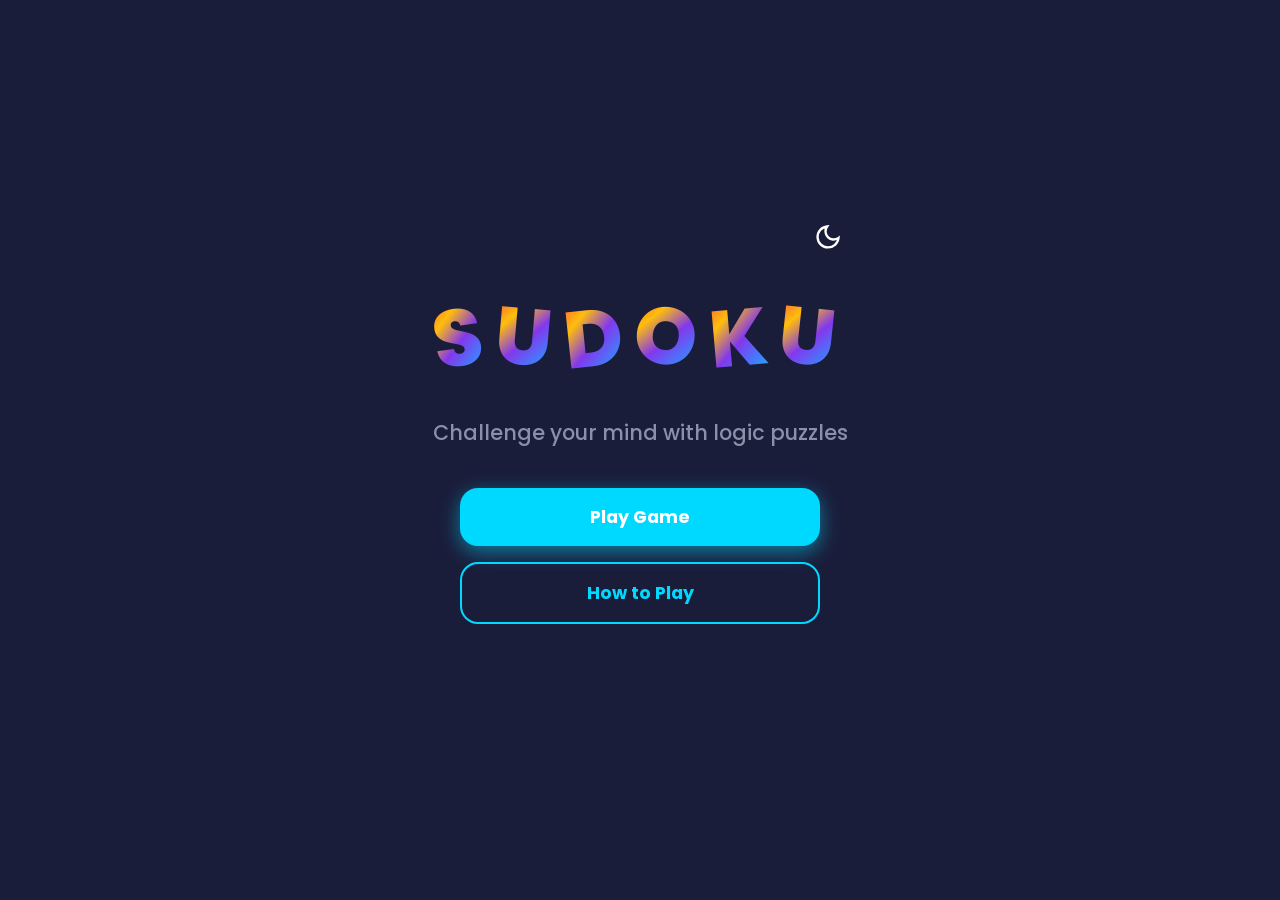
<file: index.html>
<!DOCTYPE html>
<html lang="en" data-theme="dark">
<head>
    <meta charset="UTF-8">
    <meta name="viewport" content="width=device-width, initial-scale=1.0, maximum-scale=5.0, user-scalable=yes">
    <meta name="description" content="Play Sudoku - Challenge your mind with logic puzzles">
    <title>Sudoku Game</title>
    <link href="https://fonts.googleapis.com/css2?family=Poppins:wght@400;500;600;700;800&display=swap" rel="stylesheet">
    <link rel="stylesheet" href="style.css">
</head>
<body>
    <!-- Home Screen -->
    <div class="home-container" id="home-screen">
        <div class="hero-section">
            <div class="theme-toggle" id="theme-toggle-home" title="Toggle Theme">
                <svg class="sun-icon" width="28" height="28" viewBox="0 0 24 24" fill="none" stroke="currentColor" stroke-width="2">
                    <circle cx="12" cy="12" r="5"></circle>
                    <path d="M12 1v2M12 21v2M4.22 4.22l1.42 1.42M18.36 18.36l1.42 1.42M1 12h2M21 12h2M4.22 19.78l1.42-1.42M18.36 5.64l1.42-1.42"></path>
                </svg>
                <svg class="moon-icon" width="28" height="28" viewBox="0 0 24 24" fill="none" stroke="currentColor" stroke-width="2">
                    <path d="M21 12.79A9 9 0 1 1 11.21 3 7 7 0 0 0 21 12.79z"></path>
                </svg>
            </div>
            
            <h1 class="gradient-title hero-title">
                <span class="letter letter-1">S</span><span class="letter letter-2">U</span><span class="letter letter-3">D</span><span class="letter letter-4">O</span><span class="letter letter-5">K</span><span class="letter letter-6">U</span>
            </h1>
            <p class="subtitle">Challenge your mind with logic puzzles</p>
            
            <div class="home-actions">
                <button id="play-game-btn" class="primary-btn large-btn">Play Game</button>
                <button id="how-to-play-btn" class="secondary-btn large-btn">How to Play</button>
            </div>
        </div>

        <!-- How to Play Modal -->
        <div id="how-to-play-modal" class="modal hidden">
            <div class="modal-content">
                <div class="modal-header">
                    <h2>How to Play Sudoku</h2>
                    <button id="close-modal-btn" class="close-btn">&times;</button>
                </div>
                <div class="modal-body">
                    <div class="instruction-step">
                        <span class="step-number">1</span>
                        <p>Fill the grid so that every row, column, and 3x3 box contains the digits 1 through 9.</p>
                    </div>
                    <div class="instruction-step">
                        <span class="step-number">2</span>
                        <p>Each number can only appear once in each row, column, and box.</p>
                    </div>
                    <div class="instruction-step">
                        <span class="step-number">3</span>
                        <p>Use logic to deduce the missing numbers. No guessing required!</p>
                    </div>
                    <div class="instruction-step">
                        <span class="step-number">4</span>
                        <p>Use Undo and Erase tools to manage your input if you get stuck.</p>
                    </div>
                </div>
            </div>
        </div>
    </div>

    <!-- Game Screen -->
    <div class="app-container hidden" id="game-screen">
        <header>
            <div class="header-top">
                <button class="back-btn" id="home-btn" title="Home">
                    <svg width="24" height="24" viewBox="0 0 24 24" fill="none" stroke="currentColor" stroke-width="2.5" stroke-linecap="round" stroke-linejoin="round">
                        <path d="M3 12l2-2m0 0l7-7 7 7M5 10v10a1 1 0 001 1h3m10-11l2 2m-2-2v10a1 1 0 01-1 1h-3m-6 0a1 1 0 001-1v-4a1 1 0 011-1h2a1 1 0 011 1v4a1 1 0 001 1m-6 0h6"/>
                    </svg>
                </button>
                <h1 class="gradient-title">
                    <span class="letter letter-1">S</span><span class="letter letter-2">U</span><span class="letter letter-3">D</span><span class="letter letter-4">O</span><span class="letter letter-5">K</span><span class="letter letter-6">U</span>
                </h1>
                <div class="theme-toggle" id="theme-toggle-game" title="Toggle Theme">
                    <svg class="sun-icon" width="24" height="24" viewBox="0 0 24 24" fill="none" stroke="currentColor" stroke-width="2">
                        <circle cx="12" cy="12" r="5"></circle>
                        <path d="M12 1v2M12 21v2M4.22 4.22l1.42 1.42M18.36 18.36l1.42 1.42M1 12h2M21 12h2M4.22 19.78l1.42-1.42M18.36 5.64l1.42-1.42"></path>
                    </svg>
                    <svg class="moon-icon" width="24" height="24" viewBox="0 0 24 24" fill="none" stroke="currentColor" stroke-width="2">
                        <path d="M21 12.79A9 9 0 1 1 11.21 3 7 7 0 0 0 21 12.79z"></path>
                    </svg>
                </div>
            </div>
            
            <div class="game-info">
                <div class="difficulty-selector">
                    <button class="diff-btn active" data-diff="easy">Easy</button>
                    <button class="diff-btn" data-diff="medium">Medium</button>
                    <button class="diff-btn" data-diff="hard">Hard</button>
                </div>
                <div class="timer-container">
                    <svg width="16" height="16" viewBox="0 0 24 24" fill="none" stroke="currentColor" stroke-width="2">
                        <circle cx="12" cy="12" r="10"></circle>
                        <polyline points="12 6 12 12 16 14"></polyline>
                    </svg>
                    <div class="timer" id="timer">00:00</div>
                </div>
            </div>
        </header>

        <main class="game-board-container">
            <div id="sudoku-board" class="board"></div>
        </main>

        <div class="controls-area">
            <div class="numpad">
                <button class="num-btn" data-num="1"><span class="gradient-num">1</span></button>
                <button class="num-btn" data-num="2"><span class="gradient-num">2</span></button>
                <button class="num-btn" data-num="3"><span class="gradient-num">3</span></button>
                <button class="num-btn" data-num="4"><span class="gradient-num">4</span></button>
                <button class="num-btn" data-num="5"><span class="gradient-num">5</span></button>
                <button class="num-btn" data-num="6"><span class="gradient-num">6</span></button>
                <button class="num-btn" data-num="7"><span class="gradient-num">7</span></button>
                <button class="num-btn" data-num="8"><span class="gradient-num">8</span></button>
                <button class="num-btn" data-num="9"><span class="gradient-num">9</span></button>
            </div>
            
            <div class="action-buttons">
                <button class="action-btn icon-btn" id="undo-btn" title="Undo">
                    <svg width="24" height="24" viewBox="0 0 24 24" fill="none" stroke="currentColor" stroke-width="2">
                        <path d="M3 7v6h6"></path>
                        <path d="M21 17a9 9 0 0 0-9-9 9 9 0 0 0-6 2.3L3 13"></path>
                    </svg>
                    <span>Undo</span>
                </button>
                <button class="action-btn icon-btn" id="erase-btn" title="Erase">
                    <svg width="24" height="24" viewBox="0 0 24 24" fill="none" stroke="currentColor" stroke-width="2">
                        <path d="M21 4H8l-7 8 7 8h13a2 2 0 0 0 2-2V6a2 2 0 0 0-2-2z"></path>
                        <line x1="18" y1="9" x2="12" y2="15"></line>
                        <line x1="12" y1="9" x2="18" y2="15"></line>
                    </svg>
                    <span>Erase</span>
                </button>
                <!-- Notes option removed -->
            </div>

            <div class="game-actions">
                <button id="new-game-btn" class="primary-btn">New Game</button>
                <button id="submit-btn" class="secondary-btn">Submit</button>
            </div>
        </div>
        
        <div id="message" class="toast hidden"></div>
    </div>

    <!-- Load AnalyticsManager first, then main script -->
    <script src="AnalyticsManager.js"></script>
    <script src="script.js"></script>
</body>
</html>
</file>
<file: style.css>
:root {
    --bg-color: #f5f7fb;
    --text-color: #1a1a2e;
    --board-bg: #ffffff;
    --cell-bg: #fafbff;
    --grid-line: #e8ecf5;
    --grid-line-thick: #d0d5e3;
    --cell-hover: #f0f3fb;
    --selected-cell: #dfe6ff;
    --highlighted-cell: #eef2ff;
    --same-num-highlight: #d4ddff;
    --primary-color: #c428d4;
    --primary-hover: #b022c0;
    --secondary-color: #8b8fa8;
    --error-color: #ef4444;
    --success-color: #10b981;
    --fixed-num-color: #2a2a3e;
    --user-num-color: #8338ec;
    --shadow: 0 4px 12px rgba(0, 0, 0, 0.06);
    --button-shadow: 0 4px 16px rgba(196, 40, 212, 0.35);
    --radius: 16px;
    --font-family: 'Poppins', -apple-system, BlinkMacSystemFont, sans-serif;
}

[data-theme="dark"] {
    --bg-color: #1a1d3a;
    --text-color: #ffffff;
    --board-bg: #16192d;
    --cell-bg: #17192d;
    --grid-line: #353a5e;
    --grid-line-thick: #484d72;
    --cell-hover: #353a60;
    --selected-cell: #4a68b8;
    --highlighted-cell: #31365a;
    --same-num-highlight: #5573c5;
    --primary-color: #00d9ff;
    --primary-hover: #00bfe6;
    --secondary-color: #8b8fa8;
    --error-color: #f87171;
    --success-color: #34d399;
    --fixed-num-color: #ffffff;
    --user-num-color: #a8c5ff;
    --shadow: 0 12px 40px rgba(0, 0, 0, 0.7);
    --button-shadow: 0 6px 20px rgba(0, 217, 255, 0.5);
}

* {
    box-sizing: border-box;
    margin: 0;
    padding: 0;
    user-select: none;
    -webkit-tap-highlight-color: transparent;
}

body {
    background-color: var(--bg-color);
    color: var(--text-color);
    font-family: var(--font-family);
    min-height: 100vh;
    display: flex;
    justify-content: center;
    transition: background-color 0.3s ease, color 0.3s ease;
    overflow-x: hidden;
}

.app-container {
    width: 100%;
    max-width: 500px;
    padding: 16px;
    display: flex;
    flex-direction: column;
    gap: 16px;
    min-height: 100vh;
    max-height: 100vh;
    margin: 0 auto;
    overflow-y: auto;
}

/* Header */
header {
    display: flex;
    flex-direction: column;
    gap: 12px;
    flex-shrink: 0;
}

.header-top {
    display: grid;
    grid-template-columns: 40px 1fr 40px;
    align-items: center;
    gap: 8px;
}

.back-btn {
    display: flex;
    align-items: center;
    justify-content: center;
    width: 40px;
    height: 40px;
    border-radius: 50%;
    background-color: transparent;
    color: var(--text-color);
    text-decoration: none;
    transition: background-color 0.2s;
}

.back-btn:hover {
    background-color: var(--cell-hover);
}

.back-btn svg {
    stroke: var(--text-color);
}

.gradient-title {
    font-size: 1.6rem;
    font-weight: 800;
    letter-spacing: 0.1em;
    text-align: center;
    margin: 0;
    display: flex;
    justify-content: center;
    align-items: center;
}

.gradient-title .letter {
    display: inline-block;
    background: linear-gradient(135deg, 
        #ff006e 0%, 
        #ff6b35 15%, 
        #ffbe0b 30%, 
        #8338ec 50%, 
        #3a86ff 70%, 
        #06ffa5 100%
    );
    -webkit-background-clip: text;
    -webkit-text-fill-color: transparent;
    background-clip: text;
    transition: transform 0.3s ease;
}

.gradient-title .letter-1 {
    transform: rotate(-8deg);
}

.gradient-title .letter-2 {
    transform: rotate(5deg);
}

.gradient-title .letter-3 {
    transform: rotate(-6deg);
}

.gradient-title .letter-4 {
    transform: rotate(7deg);
}

.gradient-title .letter-5 {
    transform: rotate(-5deg);
}

.gradient-title .letter-6 {
    transform: rotate(6deg);
}

.gradient-title .letter:hover {
    transform: rotate(0deg) scale(1.1);
}

.theme-toggle {
    cursor: pointer;
    width: 40px;
    height: 40px;
    display: flex;
    align-items: center;
    justify-content: center;
    border-radius: 50%;
    transition: background-color 0.2s;
    position: relative;
}

.theme-toggle:hover {
    background-color: var(--cell-hover);
}

.theme-toggle svg {
    position: absolute;
    stroke: var(--text-color);
    transition: opacity 0.3s, transform 0.3s;
}

[data-theme="dark"] .sun-icon {
    opacity: 0;
    transform: rotate(180deg);
}

[data-theme="dark"] .moon-icon {
    opacity: 1;
    transform: rotate(0deg);
}

[data-theme="light"] .sun-icon {
    opacity: 1;
    transform: rotate(0deg);
}

[data-theme="light"] .moon-icon {
    opacity: 0;
    transform: rotate(-180deg);
}

.game-info {
    display: flex;
    justify-content: space-between;
    align-items: center;
    gap: 10px;
}

.difficulty-selector {
    display: flex;
    background-color: var(--cell-bg);
    padding: 4px;
    border-radius: 24px;
    gap: 4px;
    align-items: center;
}

.diff-btn {
    background: transparent;
    border: none;
    padding: 7px 14px;
    border-radius: 20px;
    font-size: 0.85rem;
    font-weight: 600;
    color: var(--text-color);
    cursor: pointer;
    transition: all 0.2s ease;
    font-family: var(--font-family);
    white-space: nowrap;
}

.diff-btn.active {
    background-color: var(--primary-color);
    color: #ffffff;
    box-shadow: var(--button-shadow);
}

.timer-container {
    display: flex;
    align-items: center;
    gap: 6px;
    background-color: var(--cell-bg);
    padding: 7px 12px;
    border-radius: 20px;
    justify-content: center;
}

.timer-container svg {
    stroke: var(--primary-color);
}

.timer {
    font-family: 'Courier New', monospace;
    font-size: 0.95rem;
    font-weight: 700;
    color: var(--primary-color);
    min-width: 45px;
    text-align: center;
    line-height: 1;
}

/* Board */
.game-board-container {
    flex: 1;
    display: flex;
    justify-content: center;
    align-items: center;
    width: 100%;
    min-height: 0;
    overflow: hidden;
}

.board {
    display: grid;
    grid-template-columns: repeat(9, 1fr);
    grid-template-rows: repeat(9, 1fr);
    width: 100%;
    max-width: 100%;
    max-height: 100%;
    aspect-ratio: 1;
    background-color: var(--grid-line-thick);
    border-radius: 20px;
    padding: 10px;
    gap: 2px;
    box-shadow: var(--shadow);
    overflow: hidden;
    margin: 0;
}

.cell {
    background-color: var(--cell-bg);
    display: flex;
    justify-content: center;
    align-items: center;
    font-size: 1.2rem;
    font-weight: 700;
    cursor: pointer;
    color: var(--user-num-color);
    position: relative;
    transition: all 0.15s ease;
    border-radius: 4px;
}

/* Add thicker gaps between 3x3 blocks */
.cell:nth-child(3n):not(:nth-child(9n)) {
    margin-right: 4px;
}

.cell:nth-child(n+19):nth-child(-n+27),
.cell:nth-child(n+46):nth-child(-n+54) {
    margin-bottom: 4px;
}

/* Rounded corners for first and last cells */
.cell:nth-child(1) {
    border-top-left-radius: 16px;
}
.cell:nth-child(9) {
    border-top-right-radius: 16px;
}
.cell:nth-child(73) {
    border-bottom-left-radius: 16px;
}
.cell:nth-child(81) {
    border-bottom-right-radius: 16px;
}

/* Cell States */
.cell.fixed {
    color: var(--fixed-num-color);
    font-weight: 700;
}

.cell.selected {
    background-color: var(--selected-cell);
    transform: scale(0.97);
    box-shadow: 0 0 0 3px var(--primary-color), 0 4px 12px rgba(0, 217, 255, 0.3);
    z-index: 10;
}

.cell.highlighted {
    background-color: var(--highlighted-cell);
}

.cell.same-num {
    background-color: var(--same-num-highlight);
}

.cell.error {
    background-color: rgba(248, 113, 113, 0.3);
    color: var(--error-color);
    animation: shake 0.3s;
}

@keyframes shake {
    0%, 100% { transform: translateX(0); }
    25% { transform: translateX(-4px); }
    75% { transform: translateX(4px); }
}

/* Controls */
.controls-area {
    display: flex;
    flex-direction: column;
    gap: 14px;
    padding-bottom: 8px;
    width: 100%;
    flex-shrink: 0;
}

.numpad {
    display: grid;
    grid-template-columns: repeat(9, 1fr);
    gap: 7px;
    width: 100%;
}

.num-btn {
    aspect-ratio: 1;
    width: 100%;
    background-color: var(--cell-bg);
    border: 2px solid var(--grid-line);
    border-radius: 10px;
    cursor: pointer;
    transition: all 0.2s ease;
    display: flex;
    justify-content: center;
    align-items: center;
    padding: 0;
}

.num-btn:hover {
    background-color: var(--cell-hover);
    border-color: var(--primary-color);
    transform: translateY(-2px);
}

.num-btn:active {
    transform: scale(0.95);
}

.gradient-num {
    background: linear-gradient(135deg, 
        #ff006e 0%, 
        #ff6b35 15%, 
        #ffbe0b 30%, 
        #8338ec 50%, 
        #3a86ff 70%, 
        #06ffa5 100%
    );
    -webkit-background-clip: text;
    -webkit-text-fill-color: transparent;
    background-clip: text;
    font-weight: 800;
    font-size: 1.3rem;
}

.action-buttons {
    display: flex;
    justify-content: space-evenly;
    align-items: center;
    gap: 8px;
    width: 100%;
}

.action-btn {
    display: flex;
    flex-direction: column;
    align-items: center;
    justify-content: center;
    gap: 3px;
    background: none;
    border: none;
    color: var(--secondary-color);
    cursor: pointer;
    font-size: 0.7rem;
    font-weight: 500;
    font-family: var(--font-family);
    transition: all 0.2s;
    padding: 6px 8px;
    border-radius: 10px;
    flex: 1;
}

.action-btn svg {
    stroke: var(--secondary-color);
    transition: stroke 0.2s;
    width: 22px;
    height: 22px;
}

.action-btn:hover,
.action-btn:active {
    background-color: var(--cell-hover);
}

.action-btn:hover svg, 
.action-btn:active svg,
.action-btn.active svg {
    stroke: var(--primary-color);
}

.action-btn:hover span, 
.action-btn:active span,
.action-btn.active span {
    color: var(--primary-color);
}

.game-actions {
    display: flex;
    gap: 12px;
    width: 100%;
}

.primary-btn, 
.secondary-btn {
    flex: 1;
    padding: 14px;
    border-radius: 18px;
    border: none;
    font-size: 1rem;
    font-weight: 700;
    cursor: pointer;
    transition: all 0.2s ease;
    font-family: var(--font-family);
    text-align: center;
}

.primary-btn {
    background-color: var(--primary-color);
    color: #ffffff;
    box-shadow: var(--button-shadow);
}

.primary-btn:hover {
    background-color: var(--primary-hover);
    transform: translateY(-2px);
    box-shadow: 0 6px 20px rgba(0, 217, 255, 0.5);
}

.primary-btn:active {
    transform: translateY(0);
}

.secondary-btn {
    background-color: transparent;
    border: 2px solid var(--primary-color);
    color: var(--primary-color);
}

.secondary-btn:hover {
    background-color: var(--cell-hover);
    transform: translateY(-2px);
}

.secondary-btn:active {
    transform: translateY(0);
}

/* Toast Message */
.toast {
    position: fixed;
    bottom: 100px;
    left: 50%;
    transform: translateX(-50%);
    background-color: var(--board-bg);
    color: var(--text-color);
    padding: 12px 24px;
    border-radius: 24px;
    font-size: 0.9rem;
    font-weight: 600;
    opacity: 1;
    transition: opacity 0.3s ease;
    z-index: 100;
    box-shadow: var(--shadow);
    border: 1px solid var(--grid-line);
}

.toast.hidden {
    opacity: 0;
    pointer-events: none;
}

/* Responsive Adjustments */

/* Extra small phones (portrait) */
@media (max-width: 360px) {
    .app-container {
        padding: 12px;
        gap: 12px;
    }
    
    header {
        gap: 10px;
    }
    
    .gradient-title {
        font-size: 1.3rem;
    }
    
    .header-top .back-btn,
    .header-top .theme-toggle {
        width: 36px;
        height: 36px;
    }
    
    .game-info {
        gap: 8px;
    }
    
    .diff-btn {
        padding: 6px 10px;
        font-size: 0.75rem;
    }
    
    .timer-container {
        padding: 6px 10px;
    }
    
    .timer {
        font-size: 0.85rem;
        min-width: 40px;
    }
    
    .board {
        padding: 8px;
    }
    
    .cell {
        font-size: 1rem;
    }
    
    .controls-area {
        gap: 10px;
    }
    
    .numpad {
        gap: 5px;
    }
    
    .gradient-num {
        font-size: 1.1rem;
    }
    
    .action-buttons {
        gap: 6px;
    }
    
    .action-btn {
        font-size: 0.65rem;
        padding: 6px 4px;
    }
    
    .action-btn svg {
        width: 18px;
        height: 18px;
    }
    
    .primary-btn, .secondary-btn {
        padding: 12px;
        font-size: 0.9rem;
    }
}

/* Small phones */
@media (min-width: 361px) and (max-width: 400px) {
    .app-container {
        padding: 14px;
        gap: 14px;
    }
    
    header {
        gap: 11px;
    }
    
    .gradient-title {
        font-size: 1.45rem;
    }
    
    .cell {
        font-size: 1.1rem;
    }
    
    .gradient-num {
        font-size: 1.2rem;
    }
    
    .controls-area {
        gap: 12px;
    }
    
    .numpad {
        gap: 6px;
    }
}

/* Standard phones and small tablets */
@media (min-width: 401px) and (max-width: 480px) {
    .app-container {
        padding: 16px;
        gap: 16px;
    }
    
    .gradient-num {
        font-size: 1.3rem;
    }
}

/* Tablets portrait */
@media (min-width: 481px) and (max-width: 768px) {
    .app-container {
        justify-content: center;
        max-width: 540px;
        padding: 20px;
        gap: 18px;
    }
    
    .gradient-title {
        font-size: 1.8rem;
    }
    
    .cell {
        font-size: 1.4rem;
    }
    
    .controls-area {
        gap: 18px;
    }
    
    .numpad {
        gap: 9px;
    }
    
    .gradient-num {
        font-size: 1.5rem;
    }
}

/* Tablets landscape and desktop */
@media (min-width: 769px) {
    .app-container {
        justify-content: center;
        max-width: 560px;
        padding: 24px;
        gap: 20px;
    }
    
    .gradient-title {
        font-size: 2rem;
    }
    
    .cell {
        font-size: 1.6rem;
    }
    
    .gradient-num {
        font-size: 1.6rem;
    }
    
    .controls-area {
        gap: 20px;
    }
    
    .numpad {
        gap: 10px;
    }
}

/* Short screens (landscape phones) */
@media (max-height: 640px) {
    .app-container {
        gap: 10px;
        padding: 10px 16px;
        max-height: 100vh;
    }
    
    header {
        gap: 8px;
    }
    
    .gradient-title {
        font-size: 1.3rem;
    }
    
    .game-board-container {
        flex: 1;
        min-height: 0;
    }
    
    .cell {
        font-size: 1rem;
    }
    
    .controls-area {
        gap: 10px;
        padding-bottom: 6px;
    }
    
    .numpad {
        gap: 5px;
    }
    
    .gradient-num {
        font-size: 1.1rem;
    }
    
    .action-btn {
        padding: 6px 8px;
        font-size: 0.7rem;
    }
    
    .primary-btn, .secondary-btn {
        padding: 10px;
        font-size: 0.9rem;
    }
}

/* Medium height screens */
@media (min-height: 641px) and (max-height: 750px) {
    .app-container {
        gap: 14px;
        padding: 14px 16px;
    }
    
    header {
        gap: 10px;
    }
    
    .controls-area {
        gap: 12px;
    }
}

/* Tall screens */
@media (min-height: 751px) {
    .app-container {
        justify-content: center;
        max-height: none;
    }
}

/* Homepage Styles */
.home-container {
    display: flex;
    justify-content: center;
    align-items: center;
    min-height: 100vh;
    width: 100%;
    padding: 40px 20px;
    position: relative;
}

.hero-section {
    text-align: center;
    display: flex;
    flex-direction: column;
    align-items: center;
    gap: 40px;
    animation: fadeIn 0.8s ease-out;
    position: relative;
    z-index: 1;
}

.hero-section .theme-toggle {
    position: absolute;
    top: -60px;
    right: 0;
}

.hero-title {
    font-size: clamp(3rem, 15vw, 5rem) !important;
    margin-bottom: 0;
    letter-spacing: 0.15em;
}

.subtitle {
    font-size: clamp(1rem, 4vw, 1.3rem);
    color: var(--secondary-color);
    margin-top: -20px;
    font-weight: 500;
}

.home-actions {
    display: flex;
    flex-direction: column;
    gap: 16px;
    width: 100%;
    max-width: 320px;
}

.large-btn {
    padding: 16px 40px;
    font-size: 1.1rem;
    text-decoration: none;
    display: flex;
    justify-content: center;
    align-items: center;
    transition: all 0.3s ease;
    min-height: 48px; /* Ensure good touch target size */
}

.large-btn:hover {
    transform: translateY(-3px);
}

.primary-btn.large-btn:hover {
    box-shadow: 0 8px 24px rgba(0, 217, 255, 0.6);
}

@keyframes fadeIn {
    from {
        opacity: 0;
        transform: translateY(20px);
    }
    to {
        opacity: 1;
        transform: translateY(0);
    }
}

/* Homepage Responsive Styles */
@media (max-width: 360px) {
    .home-container {
        padding: 20px 12px;
    }
    
    .hero-section {
        gap: 24px;
    }
    
    .hero-section .theme-toggle {
        top: -40px;
    }
    
    .hero-title {
        font-size: clamp(2.2rem, 12vw, 3rem) !important;
        letter-spacing: 0.1em;
    }
    
    .subtitle {
        font-size: 0.9rem;
        margin-top: -10px;
    }
    
    .home-actions {
        max-width: 280px;
        gap: 12px;
    }
    
    .large-btn {
        padding: 14px 32px;
        font-size: 1rem;
    }
}

@media (min-width: 361px) and (max-width: 480px) {
    .home-container {
        padding: 30px 16px;
    }
    
    .hero-section {
        gap: 32px;
    }
}

@media (min-width: 481px) {
    .home-container {
        padding: 40px 24px;
    }
    
    .home-actions {
        max-width: 360px;
    }
}

@media (max-height: 600px) {
    .home-container {
        padding: 24px 20px;
    }
    
    .hero-section {
        gap: 20px;
    }
    
    .hero-title {
        font-size: clamp(2.5rem, 10vw, 4rem) !important;
    }
    
    .subtitle {
        margin-top: -12px;
    }
}

/* Utility Classes */
.hidden {
    display: none !important;
}

/* Modal Styles */
.modal {
    position: fixed;
    top: 0;
    left: 0;
    width: 100%;
    height: 100%;
    background-color: rgba(0, 0, 0, 0.5);
    display: flex;
    justify-content: center;
    align-items: center;
    z-index: 1000;
    opacity: 1;
    transition: opacity 0.3s;
    backdrop-filter: blur(5px);
}

.modal.hidden {
    opacity: 0;
    pointer-events: none;
}

.modal-content {
    background-color: var(--bg-color);
    padding: 30px;
    border-radius: 20px;
    width: 90%;
    max-width: 500px;
    box-shadow: 0 10px 25px rgba(0,0,0,0.2);
    transform: scale(1);
    transition: transform 0.3s;
    border: 1px solid var(--grid-line);
}

.modal.hidden .modal-content {
    transform: scale(0.9);
}

.modal-header {
    display: flex;
    justify-content: space-between;
    align-items: center;
    margin-bottom: 20px;
    border-bottom: 1px solid var(--grid-line);
    padding-bottom: 15px;
}

.modal-header h2 {
    color: var(--text-color);
    font-size: 1.5rem;
}

.close-btn {
    background: none;
    border: none;
    font-size: 2rem;
    color: var(--secondary-color);
    cursor: pointer;
    line-height: 1;
}

.close-btn:hover {
    color: var(--error-color);
}

.modal-body {
    display: flex;
    flex-direction: column;
    gap: 20px;
}

.instruction-step {
    display: flex;
    align-items: flex-start;
    gap: 15px;
}

.step-number {
    background-color: var(--primary-color);
    color: white;
    width: 30px;
    height: 30px;
    border-radius: 50%;
    display: flex;
    justify-content: center;
    align-items: center;
    font-weight: bold;
    flex-shrink: 0;
}

.instruction-step p {
    color: var(--text-color);
    line-height: 1.5;
    margin-top: 3px;
}

@keyframes fadeIn {
    from { opacity: 0; transform: translateY(20px); }
    to { opacity: 1; transform: translateY(0); }
}

/* Background Numbers Animation */
/* Removed - no longer needed */
</file>
